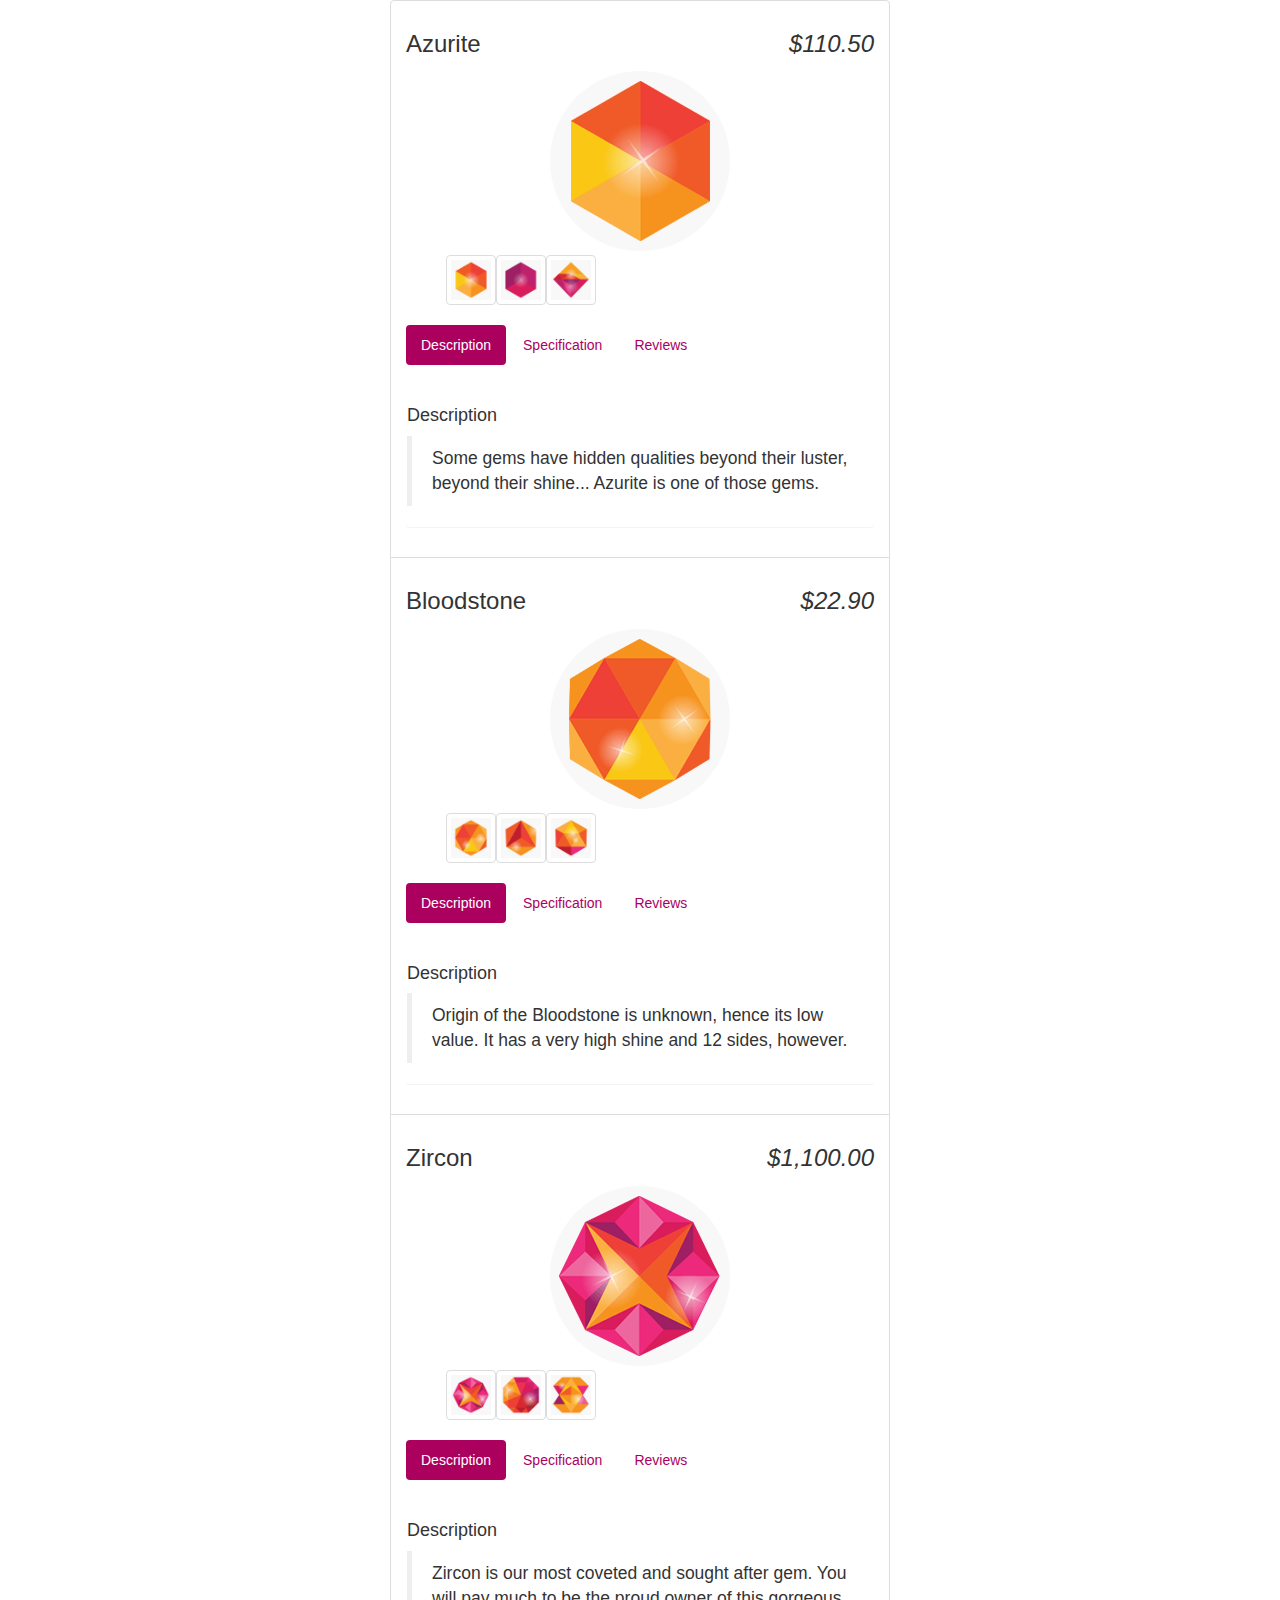
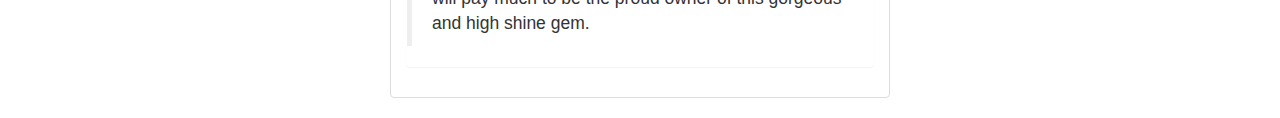
<file: index.html>
<!DOCTYPE html>
<html ng-app="store">
<head>
    <meta charset="utf-8">
    <meta http-equiv="X-UA-Compatible" content="IE=edge">
    <link rel="stylesheet" type="text/css" href="css/bootstrap.min.css">
    <!-- <link rel="stylesheet" type="text/css" href="css/bootstrap-theme.min.css"> -->
    <link rel="stylesheet" type="text/css" href="css/style.css">
    <link rel="stylesheet" href="css/font-awesome.min.css" type="text/css">
    <link rel="stylesheet" href="css/bootstrap-social.css" type="text/css">
    <meta name="description" content="Flatlendder">
    <meta name-"author" content="Aung Thiha">
    <meta name="viewport" content="width=device-width, initial-scale=1">
    <title>Flatlanders</title>
</head>
<body>

	<script type="text/javascript" src="js/jquery-2.1.4.min.js"></script>
    <script type="text/javascript" src="js/bootstrap.min.js"></script>
    <script type="text/javascript" src="js/angular.min.js"></script>
	<script type="text/javascript" src="js/app.js"></script>
    <script type="text/javascript" src="js/products.js"></script>
    

	
	<div ng-controller="StoreController as store">
		<!-- Products Container -->
		<ul class="list-group">

			<li class="list-group-item" ng-hide="product.soldOut" ng-repeat="product in store.products">
				<product-title></product-title>
			    <!-- Image Gallery  -->
			    <product-gallery></product-gallery>
			    <product-panels></product-panels>
			</li>
		</ul>
	</div>
	
</body>
</html>
</file>
<file: css/style.css>
body {
    max-width: 500px;
    margin: 0 auto;
}

.list-group-item:first-child {
    border-top-right-radius: 4px;
    border-top-left-radius: 4px;
}

.img-circle {
    border-radius: 50%;
}

.center-block {
    display: block;
    margin-left: auto;
    margin-right: auto;
}

.img-thumbnail {
    background: none;
    border: 0;
    height: auto;
    max-width: 100%;
}

.nav-pills {
    margin-bottom: 30px;
}

a {
    color: #ac005f;
}

.nav-pills > li.active > a, .btn-primary, .btn-primary:focus,
.nav-pills>li.active>a, .nav-pills>li.active>a:focus, .nav-pills>li.active>a:hover {
    background: #ac005f;
    border: 0;
}

li.small-image {
    width: 50px;
}

.ng-invalid.ng-dirty {
	border-color: #FA787E;
}

.ng-valid.ng-dirty {
	border-color: #78FA89;
}
</file>
